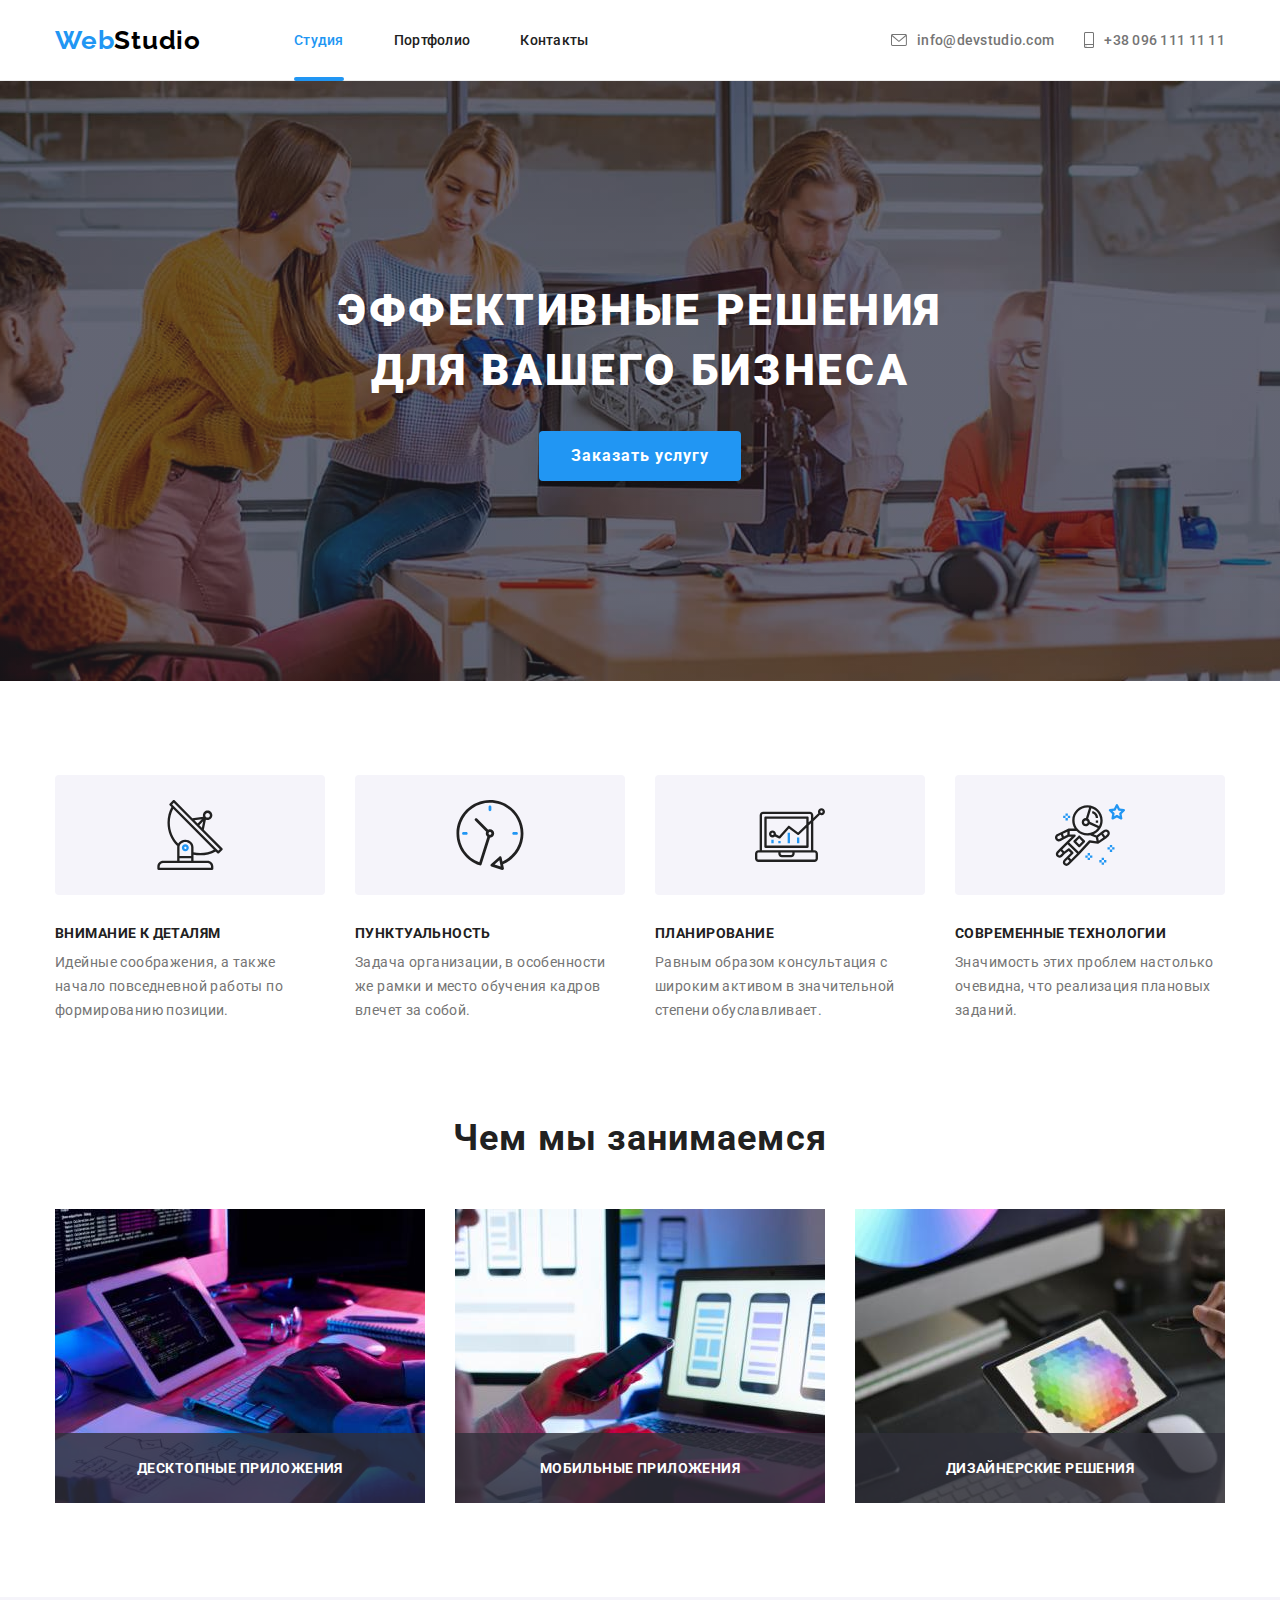
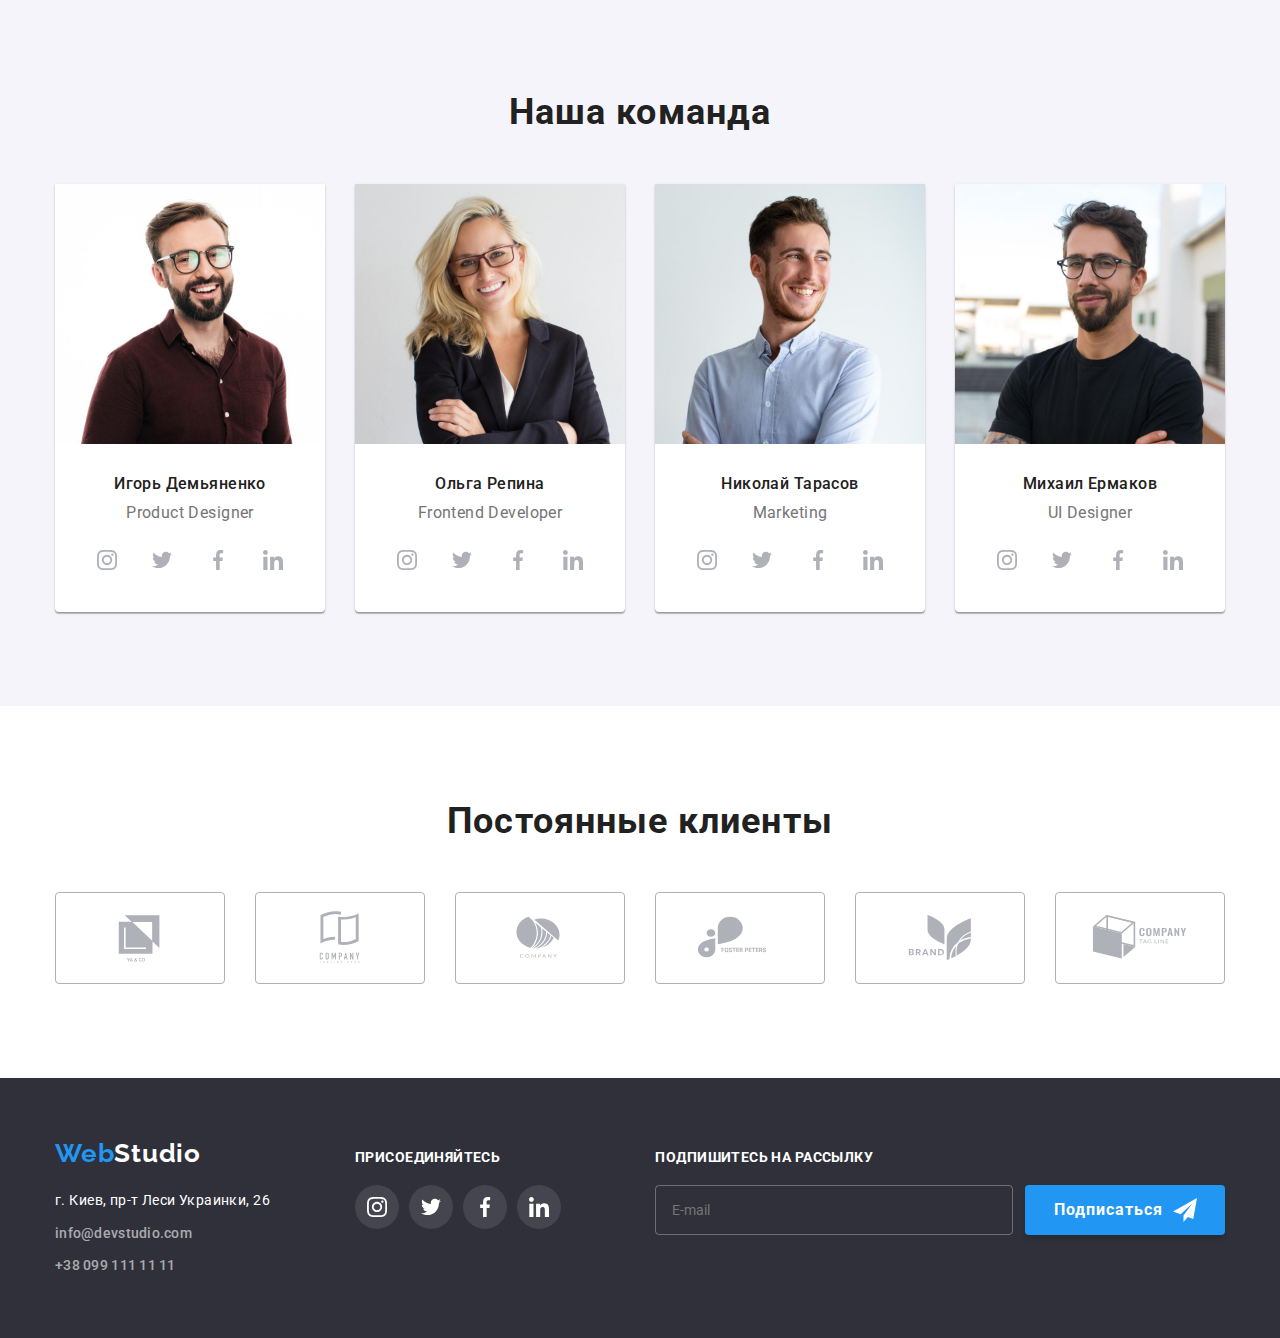
<file: index.html>
<!DOCTYPE html>
<html lang="ru">
    <head>
    <meta charset="UTF-8">
    <meta http-equiv="X-UA-Compatible" content="IE=edge">
    <meta name="viewport" content="width=device-width, initial-scale=1.0">
    <title>Document</title>
    <link rel="shortcut icon" href="favicon.ico" type="image/x-icon">
    <link rel="preconnect" href="https://fonts.gstatic.com">
    <link href="https://fonts.googleapis.com/css2?family=Raleway:wght@700&family=Roboto:wght@400;500;700;900&display=swap"
        rel="stylesheet">
    <link rel="stylesheet" href="./css/main.min.css">
    </head>
    <body> 
        <!-- HEADER -->
        <header class="page-header">
            <div class="container page-header__container">
                <a lang="en" href="./index.html" class="logo page-header__logo">Web<span class="logo__label">Studio</span></a>
                <nav class="site-nav">
                    <ul class="site-nav__list list">
                        <li class="site-nav__item"><a href="./index.html" class="link site-nav__link site-nav__link--current">Студия</a></li>
                        <li class="site-nav__item"><a href="./portfolio.html" class="link site-nav__link">Портфолио</a></li>
                        <li class="site-nav__item"><a href="#" class="link site-nav__link">Контакты</a></li>                                             
                    </ul>
                </nav>
                <ul class="contacts page-header__contacts list">
                    <li class="contacts__item"><a href="mailto:info@devstudio.com" class="contacts__link contacts__link--height link"><svg class="contacts__icon" width="16" height="12">
                        <use href="./images/icons.svg#icon-envelope"></use>
                    </svg>info@devstudio.com</a></li>
                    <li class="contacts__item"><a href="tel:+380961111111" class="contacts__link contacts__link--height link"><svg class="contacts__icon" width="10" height="16">
                        <use href="./images/icons.svg#icon-smartphone"></use>
                    </svg>+38 096 111 11 11</a></li>
                </ul>
            </div>
        </header>
        <!-- ‡ HEADER -->
        <main>
            <!-- HERO -->
            <section class="hero-section">
                <div class="container">
                    <h1 class="hero-section__title">Эффективные решения для вашего бизнеса</h1>
                    <button type="button" class="hero-section__button" data-modal-open>Заказать услугу</button>
                </div>
            </section>
            <!-- ‡ HERO -->
            <!-- FEATURES -->
            <section class="section">
                <div class="container">
                    <h2 class="section__title visually-hidden">Особенности</h2>
                    <ul class="features list">
                        <li class="features__item">
                            <div class="features__icon">
                                <svg width="70" height="70">
                                    <use href="./images/icons.svg#icon-antenna"></use>
                                </svg>
                            </div>
                            <h3 class="features__title">Внимание к деталям</h3>
                            <p>Идейные соображения, а также начало повседневной работы по формированию позиции.</p>
                        </li>
                        <li class="features__item">
                            <div class="features__icon">
                                <svg class="icon" width="70" height="70">
                                    <use href="./images/icons.svg#icon-clock"></use>
                                </svg>
                            </div>
                            <h3 class="features__title">Пунктуальность</h3>
                            <p>Задача организации, в особенности же рамки и место обучения кадров влечет за собой.</p>
                        </li>
                        <li class="features__item">
                            <div class="features__icon">
                                <svg class="icon" width="70" height="70">
                                    <use href="./images/icons.svg#icon-diagram"></use>
                                </svg>
                            </div>
                            <h3 class="features__title">Планирование</h3>
                            <p>Равным образом консультация с широким активом в значительной степени обуславливает.</p>
                        </li>
                        <li class="features__item">
                            <div class="features__icon">
                                <svg class="icon" width="70" height="70">
                                    <use href="./images/icons.svg#icon-astronaut"></use>
                                </svg>
                            </div>
                            <h3 class="features__title">Современные технологии</h3>
                            <p>Значимость этих проблем настолько очевидна, что реализация плановых заданий.</p>
                        </li>
                    </ul>
                </div>
            </section>
            <!-- ‡ FEATURES -->
            <!-- EXAMPLE OF WORK -->
            <section class="section examples-section">
                <div class="container">
                    <h2 class="section__title">Чем мы занимаемся</h2>
                    <ul class="examples-section__list list">
                        <li class="examples-section__item"><img src="./images/box-1.jpg" alt="coding" width="370" height="294">
                            <p class="examples-section__description">Десктопные приложения</p></li>
                        <li class="examples-section__item"><img src="./images/box-2.jpg" alt="mobile optimization" width="370" height="294">
                            <p class="examples-section__description">Мобильные приложения</p></li>
                        <li class="examples-section__item"><img src="./images/box-3.jpg" alt="design" width="370" height="294">
                            <p class="examples-section__description">Дизайнерские решения</p></li>
                    </ul>
                </div>
            </section>
            <!-- ‡ EXAMPLE OF WORK -->
            <!-- TEAM -->
            <section class="section team-section">
                <div class="container">
                    <h2 class="section__title">Наша команда</h2>
                    <ul class="team-section__list list">
                        <li class="team-section__item">
                            <img src="./images/img-team-member-1.jpg" alt="brown-haired man with glasses" width="270" height="260">
                            <div class="team-section__info">
                                <h3 class="team-section__title">Игорь Демьяненко</h3>
                                <p lang="en" class="team-section__profession">Product Designer</p>
                                <ul class="social-contacts list">
                                    <li class="social-contacts__item">
                                        <a class="social-contacts__link social-contacts__link--grey link" href="#">
                                            <svg class="social-contacts__icon" width="20" height="20">
                                                <use href="./images/icons.svg#icon-instagram"></use>
                                            </svg>
                                        </a>
                                    </li>
                                    <li class="social-contacts__item">
                                        <a class="social-contacts__link social-contacts__link--grey link" href="#">
                                            <svg class="social-contacts__icon social-contacts__icon--grey" width="20" height="20">
                                                <use href="./images/icons.svg#icon-twitter"></use>
                                            </svg>
                                        </a>
                                    </li>
                                    <li class="social-contacts__item">
                                        <a class="social-contacts__link social-contacts__link--grey link" href="#">
                                            <svg class="social-contacts__icon" width="20" height="20">
                                                <use href="./images/icons.svg#icon-facebook"></use>
                                            </svg>
                                        </a>
                                    </li>
                                    <li class="social-contacts__item">
                                        <a class="social-contacts__link social-contacts__link--grey link" href="#">
                                            <svg class="social-contacts__icon" width="20" height="20">
                                                <use href="./images/icons.svg#icon-linkedin"></use>
                                            </svg>
                                        </a>
                                    </li>
                                </ul>
                            </div>
                        </li>
                        <li class="team-section__item">
                            <img src="./images/img-team-member-2.jpg" alt="blonde woman with glasses" width="270" height="260">
                            <div class="team-section__info">
                                <h3 class="team-section__title">Ольга Репина</h3>
                                <p lang="en" class="team-section__profession">Frontend Developer</p>
                                <ul class="social-contacts list">
                                    <li class="social-contacts__item">
                                        <a class="social-contacts__link social-contacts__link--grey link" href="#">
                                            <svg class="social-contacts__icon" width="20" height="20">
                                                <use href="./images/icons.svg#icon-instagram"></use>
                                            </svg>
                                        </a>
                                    </li>
                                    <li class="social-contacts__item">
                                        <a class="social-contacts__link social-contacts__link--grey link" href="#">
                                            <svg class="social-contacts__icon social-contacts__icon--grey" width="20" height="20">
                                                <use href="./images/icons.svg#icon-twitter"></use>
                                            </svg>
                                        </a>
                                    </li>
                                    <li class="social-contacts__item">
                                        <a class="social-contacts__link social-contacts__link--grey link" href="#">
                                            <svg class="social-contacts__icon" width="20" height="20">
                                                <use href="./images/icons.svg#icon-facebook"></use>
                                            </svg>
                                        </a>
                                    </li>
                                    <li class="social-contacts__item">
                                        <a class="social-contacts__link social-contacts__link--grey link" href="#">
                                            <svg class="social-contacts__icon" width="20" height="20">
                                                <use href="./images/icons.svg#icon-linkedin"></use>
                                            </svg>
                                        </a>
                                    </li>
                                </ul>
                            </div>
                        </li>
                        <li class="team-section__item">
                            <img src="./images/img-team-member-3.jpg" alt="brunette man" width="270" height="260">
                            <div class="team-section__info">
                                <h3 class="team-section__title">Николай Тарасов</h3>
                                <p lang="en" class="team-section__profession">Marketing</p>
                                <ul class="social-contacts list">
                                    <li class="social-contacts__item">
                                        <a class="social-contacts__link social-contacts__link--grey link" href="#">
                                            <svg class="social-contacts__icon" width="20" height="20">
                                                <use href="./images/icons.svg#icon-instagram"></use>
                                            </svg>
                                        </a>
                                    </li>
                                    <li class="social-contacts__item">
                                        <a class="social-contacts__link social-contacts__link--grey link" href="#">
                                            <svg class="social-contacts__icon social-contacts__icon--grey" width="20" height="20">
                                                <use href="./images/icons.svg#icon-twitter"></use>
                                            </svg>
                                        </a>
                                    </li>
                                    <li class="social-contacts__item">
                                        <a class="social-contacts__link social-contacts__link--grey link" href="#">
                                            <svg class="social-contacts__icon" width="20" height="20">
                                                <use href="./images/icons.svg#icon-facebook"></use>
                                            </svg>
                                        </a>
                                    </li>
                                    <li class="social-contacts__item">
                                        <a class="social-contacts__link social-contacts__link--grey link" href="#">
                                            <svg class="social-contacts__icon" width="20" height="20">
                                                <use href="./images/icons.svg#icon-linkedin"></use>
                                            </svg>
                                        </a>
                                    </li>
                                </ul>
                            </div>
                        </li>
                        <li class="team-section__item">
                            <img src="./images/img-team-member-4.jpg" alt="brunette man with glasses" width="270" height="260">
                            <div class="team-section__info">
                                <h3 class="team-section__title">Михаил Ермаков</h3>
                                <p lang="en" class="team-section__profession">UI Designer</p>
                                <ul class="social-contacts list">
                                    <li class="social-contacts__item">
                                        <a class="social-contacts__link social-contacts__link--grey link" href="#">
                                            <svg class="social-contacts__icon" width="20" height="20">
                                                <use href="./images/icons.svg#icon-instagram"></use>
                                            </svg>
                                        </a>
                                    </li>
                                    <li class="social-contacts__item">
                                        <a class="social-contacts__link social-contacts__link--grey link" href="#">
                                            <svg class="social-contacts__icon social-contacts__icon--grey" width="20" height="20">
                                                <use href="./images/icons.svg#icon-twitter"></use>
                                            </svg>
                                        </a>
                                    </li>
                                    <li class="social-contacts__item">
                                        <a class="social-contacts__link social-contacts__link--grey link" href="#">
                                            <svg class="social-contacts__icon" width="20" height="20">
                                                <use href="./images/icons.svg#icon-facebook"></use>
                                            </svg>
                                        </a>
                                    </li>
                                    <li class="social-contacts__item">
                                        <a class="social-contacts__link social-contacts__link--grey link" href="#">
                                            <svg class="social-contacts__icon" width="20" height="20">
                                                <use href="./images/icons.svg#icon-linkedin"></use>
                                            </svg>
                                        </a>
                                    </li>
                                </ul>
                            </div>
                        </li>
                    </ul>
                </div>
            </section>
            <!-- ‡ TEAM -->
            <!-- REGULAR CLIENTS -->
            <section class="section">
                <div class="container">
                    <h2 class="section__title">Постоянные клиенты</h2>
                    <ul class="client-list list">
                        <li class="client-list__item">
                            <a class="client-list__link" href="#">
                                <svg width="106" height="60">
                                    <use href="./images/icons.svg#icon-client1"></use>
                                </svg>
                            </a>
                        </li>
                        <li class="client-list__item">
                            <a class="client-list__link" href="#">
                                <svg width="106" height="60">
                                    <use href="./images/icons.svg#icon-client2"></use>
                                </svg>
                            </a>
                        </li>
                        <li class="client-list__item">
                            <a class="client-list__link" href="#">
                                <svg width="106" height="60">
                                    <use href="./images/icons.svg#icon-client3"></use>
                                </svg>
                            </a>
                        </li>
                        <li class="client-list__item">
                            <a class="client-list__link" href="#">
                                <svg width="106" height="60">
                                    <use href="./images/icons.svg#icon-client4"></use>
                                </svg>
                            </a>
                        </li>
                        <li class="client-list__item">
                            <a class="client-list__link" href="#">
                                <svg width="106" height="60">
                                    <use href="./images/icons.svg#icon-client5"></use>
                                </svg>
                            </a>
                        </li>
                        <li class="client-list__item">
                            <a class="client-list__link" href="#">
                                <svg width="106" height="60">
                                    <use href="./images/icons.svg#icon-client6"></use>
                                </svg>
                            </a>
                        </li>
                    </ul>
                </div>
            </section>
            <!-- ‡ REGULAR CLIENTS -->
        </main>
        <!-- FOOTER -->
        <footer class="page-footer">
           <div class="container page-footer__container">
                <div class="page-footer__contacts">
                    <a lang="en" href="./index.html" class="page-footer__logo--position logo">Web<span class="logo__label--inverse">Studio</span></a>
                    <address class="page-footer__address">г. Киев, пр-т Леси Украинки, 26</address>
                    <ul class="contacts__list list">
                        <li class="contacts__item contacts__item--position"><a href="mailto:info@devstudio.com" class="contacts__link contacts__link--grey link">info@devstudio.com</a></li>
                        <li class="contacts__item contacts__item--position"><a href="tel:+380991111111" class="contacts__link contacts__link--grey link">+38 099 111 11 11</a></li>
                    </ul>
                </div>
                <div class="page-footer__social-contacts">
                    <b class="page-footer__welcome-text">присоединяйтесь</b>
                    <ul class="social-contacts list">
                        <li class="social-contacts__item social-contacts__item--position">
                            <a class="social-contacts__link link" href="#">
                                <svg class="social-contacts__icon" width="20" height="20">
                                    <use href="./images/icons.svg#icon-instagram"></use>
                                </svg>
                            </a>
                        </li>
                        <li class="social-contacts__item social-contacts__item--position">
                            <a class="social-contacts__link link" href="#">
                                <svg class="social-contacts__icon" width="20" height="20">
                                    <use href="./images/icons.svg#icon-twitter"></use>
                                </svg>
                            </a>
                        </li>
                        <li class="social-contacts__item social-contacts__item--position">
                            <a class="social-contacts__link link" href="#">
                                <svg class="social-contacts__icon" width="20" height="20">
                                    <use href="./images/icons.svg#icon-facebook"></use>
                                </svg>
                            </a>
                        </li>
                        <li class="social-contacts__item social-contacts__item--position">
                            <a class="social-contacts__link link" href="#">
                                <svg class="social-contacts__icon" width="20" height="20">
                                    <use href="./images/icons.svg#icon-linkedin"></use>
                                </svg>
                            </a>
                        </li>
                    </ul>
                </div>
                <div class="page-footer__form">
                    <b class="page-footer__welcome-text">Подпишитесь на рассылку</b>
                    <form name="subscribe" class="subscribe">
                        <input type="email" name="email" placeholder="E-mail" required class="subscribe__field">
                        <button class="subscribe__button" type="submit">Подписаться
                            <svg class="subscribe__icon" width="24" height="24">
                                <use href="./images/icons.svg#icon-send"></use>
                            </svg>
                        </button>
                    </form>
                </div>
           </div>
        </footer>
        <!-- ‡ FOOTER -->
        <!-- MODAL WINDOW -->
        <div class="backdrop is-hidden" data-modal>
            <div class="backdrop__modal">
                <button aria-label="close" class="backdrop__close" data-modal-close>
                    <svg class="backdrop__icon" width="11" height="11">
                        <use href="./images/icons.svg#icon-close"></use>
                    </svg></button>
                <form class="call-back" name="call-back" autocomplete="on">
                    <div role="group">
                        <b class="call-back__title">Оставьте свои данные, мы вам перезвоним</b>
                        <div class="call-back__field">
                            <label for="name" class="call-back__label">Имя</label>
                            <input class="call-back__input" type="text" name="name" id="name" required>
                            <svg class="call-back__icon" width="18" height="18">
                                <use href="./images/icons.svg#icon-person-black"></use>
                            </svg>
                        </div>
                        <div class="call-back__field">
                            <label for="phone" class="call-back__label">Телефон</label>
                            <input class="call-back__input" type="tel" name="phone" id="phone" required>
                            <svg class="call-back__icon" width="18" height="18">
                                <use href="./images/icons.svg#icon-phone-black"></use>
                            </svg>
                        </div>
                        <div class="call-back__field">
                            <label for="mail" class="call-back__label">Почта</label>
                            <input class="call-back__input" type="email" name="mail" id="mail" required>
                            <svg class="call-back__icon" width="18" height="18">
                                <use href="./images/icons.svg#icon-email-black"></use>
                            </svg>
                        </div>
                        <div class="call-back__field">
                            <label for="comment" class="call-back__label">Комментарий</label>
                            <textarea class="call-back__textarea" name="comment" placeholder="Введите текст" id="comment"></textarea>
                        </div>
                        <label class="call-back__checkbox-field">
                            <input type="checkbox" class="call-back__checkbox visually-hidden" name="conditions" value="conditions" required>
                            <svg class="call-back__checkbox-icon" width="18" height="18">
                                <use href="./images/icons.svg#icon-check"></use>
                            </svg>
                            Соглашаюсь с рассылкой и принимаю&#160;
                            <a class="call-back__link" href="#">Условия договора</a>
                        </label>
                        <button class="call-back__send-button" type="submit">Отправить</button>
                    </div>
                </form>
            </div>
        </div>
        <!-- † MODAL WINDOW -->
        <script src="./js/modal.js"></script>
    </body>
</html>
</file>
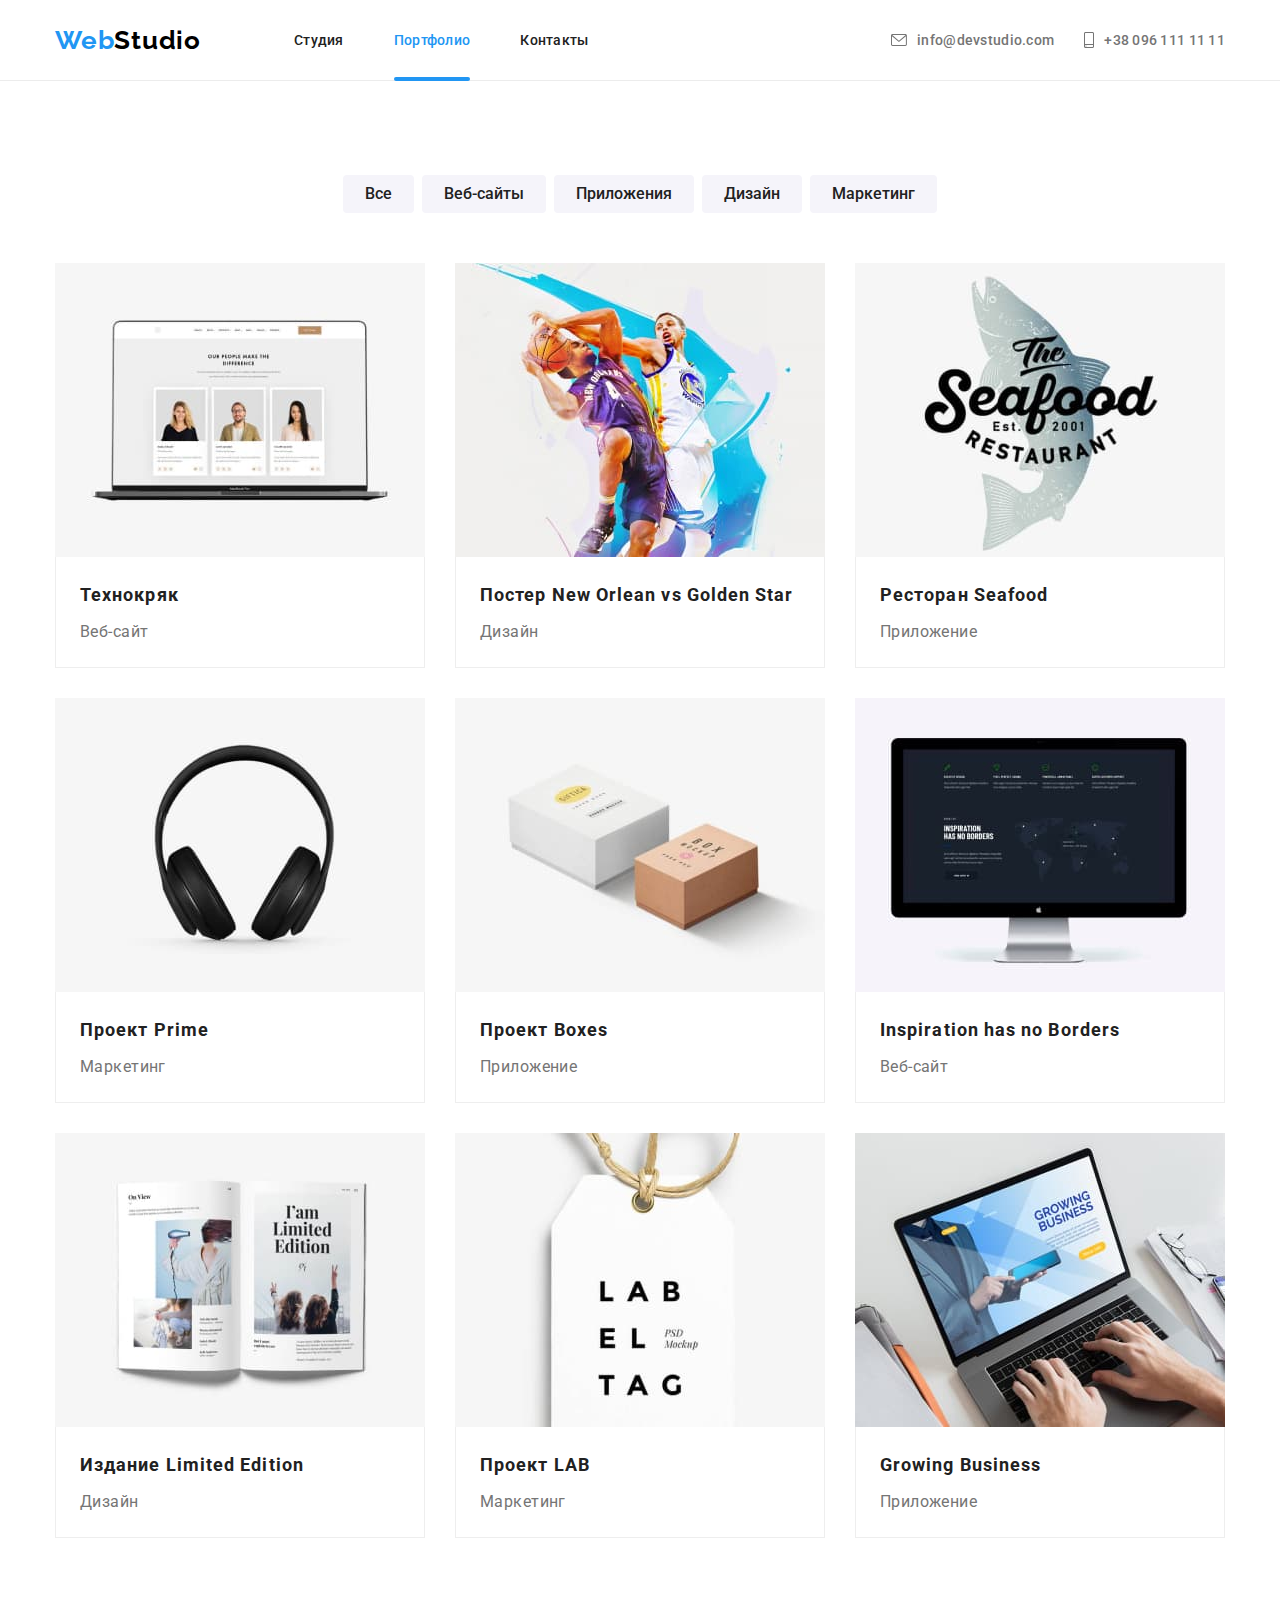
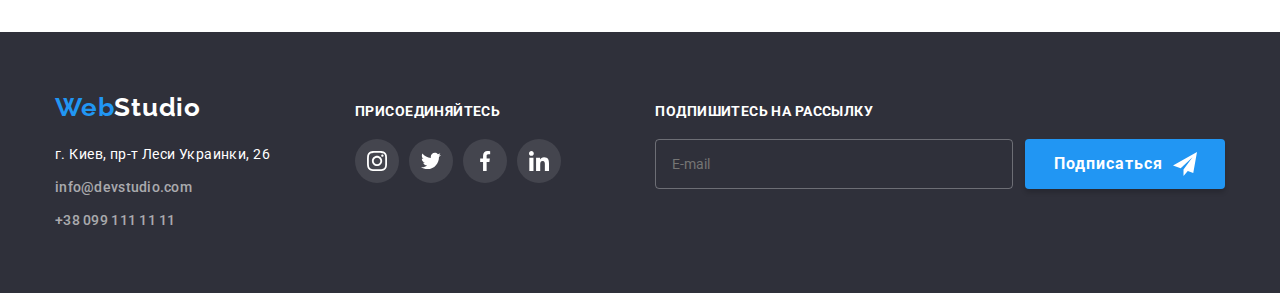
<file: portfolio.html>
<!DOCTYPE html>
<html lang="ru">

<head>
    <meta charset="UTF-8">
    <meta http-equiv="X-UA-Compatible" content="IE=edge">
    <meta name="viewport" content="width=device-width, initial-scale=1.0">
    <title>Document</title>
    <link rel="shortcut icon" href="favicon.ico" type="image/x-icon">
    <link rel="preconnect" href="https://fonts.gstatic.com">
    <link href="https://fonts.googleapis.com/css2?family=Raleway:wght@700&family=Roboto:wght@400;500;700;900&display=swap"
        rel="stylesheet">
    <link rel="stylesheet" href="./css/main.min.css">
    </head>
    <body class="page">
        <!-- HEADER -->
        <header class="page-header">
            <div class="container page-header__container">
                <a lang="en" href="./index.html" class="logo page-header__logo">Web<span class="logo__label">Studio</span></a>
                <nav class="site-nav">
                    <ul class="site-nav__list list">
                        <li class="site-nav__item"><a href="./index.html" class="link site-nav__link">Студия</a></li>
                        <li class="site-nav__item"><a href="./portfolio.html" class="link site-nav__link site-nav__link--current">Портфолио</a></li>
                        <li class="site-nav__item"><a href="#" class="link site-nav__link">Контакты</a></li>
                    </ul>
                </nav>
                <ul class="contacts page-header__contacts list">
                    <li class="contacts__item">
                        <a href="mailto:info@devstudio.com"
                            class="contacts__link contacts__link--height link">
                            <svg class="contacts__icon" width="16"
                                height="12">
                                <use href="./images/icons.svg#icon-envelope"></use>
                            </svg>info@devstudio.com
                        </a>
                    </li>
                    <li class="contacts__item">
                        <a href="tel:+380961111111"
                            class="contacts__link contacts__link--height link">
                            <svg class="contacts__icon" width="10"
                                height="16">
                                <use href="./images/icons.svg#icon-smartphone"></use>
                            </svg>+38 096 111 11 11
                        </a>
                    </li>
                </ul>
            </div>
        </header>
        <!-- ‡ HEADER -->
        <main>
            <!-- PORTFOLIO -->
            <section class="section">
                <div class="container">
                    <h1 class="section__title visually-hidden">Портфоліо</h1>
                    <ul class="filters list">
                        <li class="filters__item"><button type="button" class="filters__button">Все</button></li>
                        <li class="filters__item"><button type="button" class="filters__button">Веб-сайты</button></li>
                        <li class="filters__item"><button type="button" class="filters__button">Приложения</button></li>
                        <li class="filters__item"><button type="button" class="filters__button">Дизайн</button></li>
                        <li class="filters__item"><button type="button" class="filters__button">Маркетинг</button></li>
                    </ul>
                    <ul class="portfolio list">
                        <li class="portfolio__item">
                            <a href="#" class="portfolio__link link">
                                <div class="portfolio__card">
                                    <img src="./images/work-1.jpg" alt="laptop with three photos on the screen" width="370" height="294">
                                    <p class="portfolio__about-client">Lorem ipsum dolor sit amet consectetur adipisicing elit. Inventore fugiat nisi ipsam! Rerum amet expedita ab voluptas, deleniti rem sed dolore voluptatibus facilis doloremque similique ipsam architecto sint atque mollitia!
                                    Impedit dicta, ullam alias et optio maiores soluta dolorum! Ex consectetur rerum accusantium sapiente, sint, labore ratione doloribus rem quasi hic harum voluptates fuga odio eveniet? Qui saepe officia tempora.
                                    </p>
                                </div>
                                <div class="portfolio__description">
                                    <h2 class="portfolio__title">Технокряк</h2>
                                    <p class="portfolio__work-type">Веб-сайт</p>
                                </div>
                            </a>
                        </li>
                        <li class="portfolio__item">
                            <a href="#" class="portfolio__link link">
                                <div class="portfolio__card">
                                    <img src="./images/work-2.jpg" alt="two basketball players" width="370" height="294">
                                    <p class="portfolio__about-client">Lorem ipsum dolor sit amet consectetur adipisicing elit. Inventore fugiat nisi ipsam! Rerum amet expedita ab voluptas, deleniti rem sed dolore voluptatibus facilis doloremque similique ipsam architecto sint atque mollitia!
                                    Impedit dicta, ullam alias et optio maiores soluta dolorum! Ex consectetur rerum accusantium sapiente, sint, labore ratione doloribus rem quasi hic harum voluptates fuga odio eveniet? Qui saepe officia tempora.
                                    </p>
                                </div>
                                <div class="portfolio__description">
                                    <h2 class="portfolio__title">Постер <span lang="en">New Orlean vs Golden Star</span></h2>
                                    <p class="portfolio__work-type">Дизайн</p>
                                </div>
                            </a>
                        </li>
                        <li class="portfolio__item">
                            <a href="#" class="portfolio__link link">
                                <div class="portfolio__card">
                                    <img src="./images/work-3.jpg" alt="fish with the inscription seafood restaurant" width="370" height="294">
                                    <p class="portfolio__about-client">Lorem ipsum dolor sit amet consectetur adipisicing elit. Inventore fugiat nisi ipsam! Rerum amet expedita ab voluptas, deleniti rem sed dolore voluptatibus facilis doloremque similique ipsam architecto sint atque mollitia!
                                    Impedit dicta, ullam alias et optio maiores soluta dolorum! Ex consectetur rerum accusantium sapiente, sint, labore ratione doloribus rem quasi hic harum voluptates fuga odio eveniet? Qui saepe officia tempora.
                                    </p>
                                </div>
                                <div class="portfolio__description">
                                    <h2 class="portfolio__title">Ресторан <span lang="en">Seafood</span></h2>
                                    <p class="portfolio__work-type">Приложение</p>
                                </div>
                            </a>
                        </li>
                        <li class="portfolio__item">
                            <a href="#" class="portfolio__link link">
                                <div class="portfolio__card">
                                    <img src="./images/work-4.jpg" alt="black big headphones" width="370" height="294">
                                    <p class="portfolio__about-client">Lorem ipsum dolor sit amet consectetur adipisicing elit. Inventore fugiat nisi ipsam! Rerum amet expedita ab voluptas, deleniti rem sed dolore voluptatibus facilis doloremque similique ipsam architecto sint atque mollitia!
                                    Impedit dicta, ullam alias et optio maiores soluta dolorum! Ex consectetur rerum accusantium sapiente, sint, labore ratione doloribus rem quasi hic harum voluptates fuga odio eveniet? Qui saepe officia tempora.
                                    </p>
                                </div>
                                <div class="portfolio__description">
                                    <h2 class="portfolio__title">Проект <span lang="en">Prime</span></h2>
                                    <p class="portfolio__work-type">Маркетинг</p>
                                </div>
                            </a>
                        </li>
                        <li class="portfolio__item">
                            <a href="#" class="portfolio__link link">
                                <div class="portfolio__card">
                                    <img src="./images/work-5.jpg" alt="two boxes, one white and one orange" width="370" height="294">
                                    <p class="portfolio__about-client">Lorem ipsum dolor sit amet consectetur adipisicing elit. Inventore fugiat nisi ipsam! Rerum amet expedita ab voluptas, deleniti rem sed dolore voluptatibus facilis doloremque similique ipsam architecto sint atque mollitia!
                                    Impedit dicta, ullam alias et optio maiores soluta dolorum! Ex consectetur rerum accusantium sapiente, sint, labore ratione doloribus rem quasi hic harum voluptates fuga odio eveniet? Qui saepe officia tempora.
                                    </p>
                                </div>
                                <div class="portfolio__description">
                                    <h2 class="portfolio__title">Проект <span lang="en">Boxes</span></h2>
                                    <p class="portfolio__work-type">Приложение</p>
                                </div>
                            </a>
                        </li>
                        <li class="portfolio__item">
                            <a href="#" class="portfolio__link link">
                                <div class="portfolio__card">
                                    <img src="./images/work-6.jpg" alt="monoblock apple with a dark image on the screen" width="370" height="294">
                                    <p class="portfolio__about-client">Lorem ipsum dolor sit amet consectetur adipisicing elit. Inventore fugiat nisi ipsam! Rerum amet expedita ab voluptas, deleniti rem sed dolore voluptatibus facilis doloremque similique ipsam architecto sint atque mollitia!
                                    Impedit dicta, ullam alias et optio maiores soluta dolorum! Ex consectetur rerum accusantium sapiente, sint, labore ratione doloribus rem quasi hic harum voluptates fuga odio eveniet? Qui saepe officia tempora.
                                    </p>
                                </div>
                                <div class="portfolio__description">
                                    <h2 lang="en" class="portfolio__title">Inspiration has no Borders</h2>
                                    <p class="portfolio__work-type">Веб-сайт</p>
                                </div>
                            </a>
                        </li>
                        <li class="portfolio__item">
                            <a href="#" class="portfolio__link link">
                                <div class="portfolio__card">
                                    <img src="./images/work-7.jpg" alt="open booklet with the inscription I'm Limited Edition" width="370" height="294">
                                    <p class="portfolio__about-client">Lorem ipsum dolor sit amet consectetur adipisicing elit. Inventore fugiat nisi ipsam! Rerum amet expedita ab voluptas, deleniti rem sed dolore voluptatibus facilis doloremque similique ipsam architecto sint atque mollitia!
                                    Impedit dicta, ullam alias et optio maiores soluta dolorum! Ex consectetur rerum accusantium sapiente, sint, labore ratione doloribus rem quasi hic harum voluptates fuga odio eveniet? Qui saepe officia tempora.
                                    </p>
                                </div>
                                <div class="portfolio__description">
                                    <h2 class="portfolio__title">Издание <span lang="en">Limited Edition</span></h2>
                                    <p class="portfolio__work-type">Дизайн</p>
                                </div>
                            </a>
                        </li>
                        <li class="portfolio__item">
                            <a href="#" class="portfolio__link link">
                                <div class="portfolio__card">
                                    <img src="./images/work-8.jpg" alt="white tag with the inscription Lab El Tag" width="370" height="294">
                                    <p class="portfolio__about-client">Lorem ipsum dolor sit amet consectetur adipisicing elit. Inventore fugiat nisi ipsam! Rerum amet expedita ab voluptas, deleniti rem sed dolore voluptatibus facilis doloremque similique ipsam architecto sint atque mollitia!
                                    Impedit dicta, ullam alias et optio maiores soluta dolorum! Ex consectetur rerum accusantium sapiente, sint, labore ratione doloribus rem quasi hic harum voluptates fuga odio eveniet? Qui saepe officia tempora.
                                    </p>
                                </div>
                                <div class="portfolio__description">
                                    <h2 class="portfolio__title">Проект <span lang="en">LAB</span></h2>
                                    <p class="portfolio__work-type">Маркетинг</p>
                                </div>
                            </a>
                        </li>
                        <li class="portfolio__item">
                            <a href="#" class="portfolio__link link">
                                <div class="portfolio__card">
                                    <img src="./images/work-9.jpg" alt="hands on a gray color laptop" width="370" height="294">
                                    <p class="portfolio__about-client">Lorem ipsum dolor sit amet consectetur adipisicing elit. Inventore fugiat nisi ipsam! Rerum amet expedita ab voluptas, deleniti rem sed dolore voluptatibus facilis doloremque similique ipsam architecto sint atque mollitia!
                                    Impedit dicta, ullam alias et optio maiores soluta dolorum! Ex consectetur rerum accusantium sapiente, sint, labore ratione doloribus rem quasi hic harum voluptates fuga odio eveniet? Qui saepe officia tempora.
                                    </p>
                                </div>
                                <div class="portfolio__description">
                                    <h2 lang="en" class="portfolio__title">Growing Business</h2>
                                    <p class="portfolio__work-type">Приложение</p>
                                </div>
                            </a>
                        </li>
                    </ul>
                </div>
            </section>
        </main>
        <!-- ‡ PORTFOLIO -->
        <!-- FOOTER -->
        <footer class="page-footer">
            <div class="container page-footer__container">
                <div class="page-footer__contacts">
                    <a lang="en" href="./index.html" class="page-footer__logo--position logo">Web<span
                            class="logo__label--inverse">Studio</span></a>
                    <address class="page-footer__address">г. Киев, пр-т Леси Украинки, 26</address>
                    <ul class="contacts__list list">
                        <li class="contacts__item contacts__item--position"><a href="mailto:info@devstudio.com"
                                class="contacts__link contacts__link--grey link">info@devstudio.com</a></li>
                        <li class="contacts__item contacts__item--position"><a href="tel:+380991111111"
                                class="contacts__link contacts__link--grey link">+38 099 111 11 11</a></li>
                    </ul>
                </div>
                <div class="page-footer__social-contacts">
                    <b class="page-footer__welcome-text">присоединяйтесь</b>
                    <ul class="social-contacts list">
                        <li class="social-contacts__item social-contacts__item--position">
                            <a class="social-contacts__link link" href="#">
                                <svg class="social-contacts__icon" width="20" height="20">
                                    <use href="./images/icons.svg#icon-instagram"></use>
                                </svg>
                            </a>
                        </li>
                        <li class="social-contacts__item social-contacts__item--position">
                            <a class="social-contacts__link link" href="#">
                                <svg class="social-contacts__icon" width="20" height="20">
                                    <use href="./images/icons.svg#icon-twitter"></use>
                                </svg>
                            </a>
                        </li>
                        <li class="social-contacts__item social-contacts__item--position">
                            <a class="social-contacts__link link" href="#">
                                <svg class="social-contacts__icon" width="20" height="20">
                                    <use href="./images/icons.svg#icon-facebook"></use>
                                </svg>
                            </a>
                        </li>
                        <li class="social-contacts__item social-contacts__item--position">
                            <a class="social-contacts__link link" href="#">
                                <svg class="social-contacts__icon" width="20" height="20">
                                    <use href="./images/icons.svg#icon-linkedin"></use>
                                </svg>
                            </a>
                        </li>
                    </ul>
                </div>
                <div class="page-footer__form">
                    <b class="page-footer__welcome-text">Подпишитесь на рассылку</b>
                    <form name="subscribe" class="subscribe">
                        <input type="email" name="email" placeholder="E-mail" required class="subscribe__field">
                        <button class="subscribe__button" type="submit">Подписаться
                            <svg class="subscribe__icon" width="24" height="24">
                                <use href="./images/icons.svg#icon-send"></use>
                            </svg>
                        </button>
                    </form>
                </div>
            </div>
        </footer>
        <!-- ‡ FOOTER -->
    </body>
</html>
</file>
<file: css/main.min.css>
/*! modern-normalize v1.1.0 | MIT License | https://github.com/sindresorhus/modern-normalize */*,::before,::after{-webkit-box-sizing:border-box;box-sizing:border-box}html{line-height:1.15;-webkit-text-size-adjust:100%;-moz-tab-size:4;-o-tab-size:4;tab-size:4}body{margin:0;font-family:system-ui,-apple-system,"Segoe UI",Roboto,Helvetica,Arial,sans-serif,"Apple Color Emoji","Segoe UI Emoji"}hr{height:0;color:inherit}abbr[title]{-webkit-text-decoration:underline dotted;text-decoration:underline dotted}b,strong{font-weight:bolder}code,kbd,samp,pre{font-family:ui-monospace, SFMono-Regular, Consolas, 'Liberation Mono', Menlo, monospace;font-size:1em}small{font-size:80%}sub,sup{font-size:75%;line-height:0;position:relative;vertical-align:baseline}sub{bottom:-0.25em}sup{top:-0.5em}table{text-indent:0;border-color:inherit}button,input,optgroup,select,textarea{font-family:inherit;font-size:100%;line-height:1.15;margin:0}button,select{text-transform:none}button,[type='button'],[type='reset'],[type='submit']{-webkit-appearance:button}::-moz-focus-inner{border-style:none;padding:0}:-moz-focusring{outline:1px dotted ButtonText}:-moz-ui-invalid{box-shadow:none}legend{padding:0}progress{vertical-align:baseline}::-webkit-inner-spin-button,::-webkit-outer-spin-button{height:auto}[type='search']{-webkit-appearance:textfield;outline-offset:-2px}::-webkit-search-decoration{-webkit-appearance:none}::-webkit-file-upload-button{-webkit-appearance:button;font:inherit}summary{display:list-item}body{background-color:var(--primary-background-color);color:var(--primary-text-color);font-family:Roboto, sans-serif;font-size:14px;line-height:1.71;letter-spacing:0.03em}h1,h2,h3,h4,h5,h6,p,button,ul,ol,li{margin-top:0;margin-bottom:0}ul{padding-left:0}a,b{display:block}img{display:block;max-width:100%;height:auto}svg{display:block}.list{list-style:none}.link{color:inherit;text-decoration:none}.section{padding:94px 0}.section__title{margin-bottom:50px;color:var(--title-text-color);font-size:36px;line-height:1.17;letter-spacing:0.03em;text-align:center}.container{width:1200px;padding:0 15px;margin:0 auto}.visually-hidden{position:absolute;width:1px;height:1px;margin:-1px;border:0;padding:0;white-space:nowrap;-webkit-clip-path:inset(100%);clip-path:inset(100%);clip:rect(0 0 0 0);overflow:hidden}.is-hidden{visibility:hidden;opacity:0;pointer-events:none}:root{--accent-color: #2196f3;--card-set-gap: 30px;--timing-func: cubic-bezier(0.4, 0, 0.2, 1);--border-bottom-color: #ececec;--icons-border-color: #afb1b8;--portfolio-description-border: #eeeeee;--shadow-team-card: 0px 1px 3px rgba(0, 0, 0, 0.12),
    0px 1px 1px rgba(0, 0, 0, 0.14), 0px 2px 1px rgba(0, 0, 0, 0.2);--shadow-button-accent: 0px 3px 1px rgba(0, 0, 0, 0.1),
    0px 1px 2px rgba(0, 0, 0, 0.08), 0px 2px 2px rgba(0, 0, 0, 0.12);--shadow-button: rgba(0, 0, 0, 0.15);--shadow-portfolio-item: 0px 1px 1px rgba(0, 0, 0, 0.12),
    0px 4px 4px rgba(0, 0, 0, 0.06), 1px 4px 6px rgba(0, 0, 0, 0.16);--primary-background-color: #ffffff;--secondary-background-color: #2f303a;--third-background-color: #f5f4fa;--button-accent-background-color: #188ce8;--examples-description-background-color: rgba(47, 48, 58, 0.8);--icons-bacground-footer: rgba(255, 255, 255, 0.1);--hero-gradient-color: rgba(47, 48, 58, 0.4);--primary-text-color: #757575;--title-text-color: #212121;--secondary-text-color: #ffffff;--contacts-footer-text-color: rgba(255, 255, 255, 0.6);--logo-part-header-color: #000000;--placeholder-text-color: rgba(117, 117, 117, 0.5)}.logo{color:var(--accent-color);font-family:Raleway, sans-serif;font-weight:700;font-size:26px;line-height:1.19;letter-spacing:0.03em;text-decoration:none}.logo__label{color:var(--logo-part-header-color)}.logo__label--inverse{color:var(--secondary-text-color)}.page-header{border-bottom:1px solid var(--border-bottom-color)}.page-header__container{display:-webkit-box;display:-ms-flexbox;display:flex;-webkit-box-align:center;-ms-flex-align:center;align-items:center;-ms-flex-wrap:wrap;flex-wrap:wrap;line-height:1.17}.page-header__logo{margin-right:93px}.page-header__contacts{display:-webkit-box;display:-ms-flexbox;display:flex;-webkit-box-align:center;-ms-flex-align:center;align-items:center;-ms-flex-wrap:wrap;flex-wrap:wrap;margin-left:auto}.site-nav__list{display:-webkit-box;display:-ms-flexbox;display:flex;-webkit-box-align:center;-ms-flex-align:center;align-items:center;-ms-flex-wrap:wrap;flex-wrap:wrap}.site-nav__item:not(:last-child){margin-right:50px}.site-nav__link{padding-top:32px;padding-bottom:32px;color:var(--title-text-color);font-weight:500;letter-spacing:0.02em;-webkit-transition:color 250ms var(--timing-func);transition:color 250ms var(--timing-func)}.site-nav__link:hover,.site-nav__link:focus{color:var(--accent-color)}.site-nav__link--current{position:relative;color:var(--accent-color)}.site-nav__link--current:after{content:'';position:absolute;width:100%;height:4px;left:0;bottom:-1px;background:var(--accent-color);border-radius:2px}.hero-section{max-width:1600px;padding-top:200px;padding-bottom:200px;margin-left:auto;margin-right:auto;background-position:center;background-size:cover;background-repeat:no-repeat;background-color:var(--secondary-background-color);background-image:-webkit-gradient(linear, left top, right top, from(var(--hero-gradient-color)), to(var(--hero-gradient-color))),url("../images/background.jpg");background-image:linear-gradient(to right, var(--hero-gradient-color), var(--hero-gradient-color)),url("../images/background.jpg");text-align:center}.hero-section__title{width:696px;margin-right:auto;margin-bottom:var(--card-set-gap);margin-left:auto;color:var(--secondary-text-color);font-weight:900;font-size:44px;line-height:1.36;letter-spacing:0.06em;text-transform:uppercase}.hero-section__button{padding:10px 32px;background-color:var(--accent-color);color:var(--secondary-text-color);border-radius:4px;border:none;font-weight:700;font-size:16px;line-height:1.88;letter-spacing:0.06em;-webkit-box-shadow:0px 4px 4px var(--shadow-button);box-shadow:0px 4px 4px var(--shadow-button);cursor:pointer;-webkit-transition:background-color 250ms var(--timing-func);transition:background-color 250ms var(--timing-func)}.hero-section__button:hover,.hero-section__button:focus{background-color:var(--button-accent-background-color)}.features{display:-webkit-box;display:-ms-flexbox;display:flex;-ms-flex-wrap:wrap;flex-wrap:wrap;margin-top:calc(-1 * var(--card-set-gap));margin-left:calc(-1 * var(--card-set-gap))}.features__item{-ms-flex-preferred-size:calc(100% / 4 - var(--card-set-gap));flex-basis:calc(100% / 4 - var(--card-set-gap));margin-top:var(--card-set-gap);margin-left:var(--card-set-gap)}.features__icon{width:270px;padding:25px 100px;margin-bottom:var(--card-set-gap);background:var(--third-background-color);border-radius:4px}.features__title{margin-bottom:10px;color:var(--title-text-color);font-size:14px;line-height:1.17;text-transform:uppercase}.examples-section{padding-top:0;padding-bottom:0}.examples-section__list{display:-webkit-box;display:-ms-flexbox;display:flex;-ms-flex-wrap:wrap;flex-wrap:wrap;margin-top:calc(-1 * var(--card-set-gap));margin-left:calc(-1 * var(--card-set-gap))}.examples-section__item{position:relative;-ms-flex-preferred-size:calc(100% / 3 - var(--card-set-gap));flex-basis:calc(100% / 3 - var(--card-set-gap));margin-top:var(--card-set-gap);margin-bottom:94px;margin-left:var(--card-set-gap)}.examples-section__description{position:absolute;bottom:0;width:100%;padding:27px 82px;margin:0;background-color:var(--examples-description-background-color);color:var(--secondary-text-color);font-weight:700;font-size:14px;line-height:1.15;letter-spacing:0.03em;text-align:center;text-transform:uppercase}.team-section{background-color:var(--third-background-color)}.team-section__list{display:-webkit-box;display:-ms-flexbox;display:flex;-ms-flex-wrap:wrap;flex-wrap:wrap;margin-top:calc(-1 * var(--card-set-gap));margin-left:calc(-1 * var(--card-set-gap))}.team-section__item{-ms-flex-preferred-size:calc(100% / 4 - var(--card-set-gap));flex-basis:calc(100% / 4 - var(--card-set-gap));overflow:hidden;margin-top:var(--card-set-gap);margin-left:var(--card-set-gap);background-color:var(--primary-background-color);-webkit-box-shadow:var(--shadow-team-card);box-shadow:var(--shadow-team-card);border-radius:0px 0px 4px 4px}.team-section__info{padding:var(--card-set-gap);text-align:center}.team-section__title{margin-top:0;margin-bottom:10px;color:var(--title-text-color);font-weight:500;font-size:16px;line-height:1.19;text-align:center}.team-section__profession{margin-bottom:16px;font-size:16px;line-height:1.19;text-align:center}.social-contacts{display:-webkit-box;display:-ms-flexbox;display:flex;-webkit-box-pack:justify;-ms-flex-pack:justify;justify-content:space-between;-ms-flex-wrap:wrap;flex-wrap:wrap}.social-contacts__item--position:not(:last-child){margin-right:10px}.social-contacts__link{display:-webkit-box;display:-ms-flexbox;display:flex;-webkit-box-pack:center;-ms-flex-pack:center;justify-content:center;-webkit-box-align:center;-ms-flex-align:center;align-items:center;-ms-flex-wrap:wrap;flex-wrap:wrap;width:44px;height:44px;border-radius:50% 50%;background-color:var(--icons-bacground-footer);fill:var(--primary-background-color);-webkit-transition:background-color 250ms var(--timing-func),fill 250ms var(--timing-func);transition:background-color 250ms var(--timing-func),fill 250ms var(--timing-func)}.social-contacts__link--grey{fill:var(--icons-border-color)}.social-contacts__link:hover,.social-contacts__link:focus{fill:var(--primary-background-color);background-color:var(--accent-color)}.client-list{display:-webkit-box;display:-ms-flexbox;display:flex;-webkit-box-pack:center;-ms-flex-pack:center;justify-content:center;-ms-flex-wrap:wrap;flex-wrap:wrap;margin-left:calc(-1 * var(--card-set-gap));margin-top:calc(-1 * var(--card-set-gap))}.client-list__item{display:-webkit-box;display:-ms-flexbox;display:flex;-webkit-box-pack:center;-ms-flex-pack:center;justify-content:center;-ms-flex-preferred-size:calc(100% / 6 - var(--card-set-gap));flex-basis:calc(100% / 6 - var(--card-set-gap));height:92px;margin-left:var(--card-set-gap);margin-top:var(--card-set-gap)}.client-list__link{display:-webkit-box;display:-ms-flexbox;display:flex;-webkit-box-pack:center;-ms-flex-pack:center;justify-content:center;-webkit-box-align:center;-ms-flex-align:center;align-items:center;width:100%;height:100%;fill:var(--icons-border-color);border:1px solid var(--icons-border-color);border-radius:4px;-webkit-transition:border-color 250ms var(--timing-func),fill 250ms var(--timing-func);transition:border-color 250ms var(--timing-func),fill 250ms var(--timing-func)}.client-list__link:hover,.client-list__link:focus{fill:var(--accent-color);border-color:var(--accent-color)}.filters{display:-webkit-box;display:-ms-flexbox;display:flex;-webkit-box-pack:center;-ms-flex-pack:center;justify-content:center;-ms-flex-wrap:wrap;flex-wrap:wrap;margin-bottom:50px}.filters__button{padding:6px 22px;background-color:var(--third-background-color);color:var(--title-text-color);border-radius:4px;border:none;font-weight:500;font-size:16px;line-height:1.62;cursor:pointer;-webkit-transition:color 250ms var(--timing-func),background-color 250ms var(--timing-func),-webkit-box-shadow 250ms var(--timing-func);transition:color 250ms var(--timing-func),background-color 250ms var(--timing-func),-webkit-box-shadow 250ms var(--timing-func);transition:color 250ms var(--timing-func),background-color 250ms var(--timing-func),box-shadow 250ms var(--timing-func);transition:color 250ms var(--timing-func),background-color 250ms var(--timing-func),box-shadow 250ms var(--timing-func),-webkit-box-shadow 250ms var(--timing-func)}.filters__button:hover,.filters__button:focus{color:var(--secondary-text-color);background-color:var(--accent-color);-webkit-box-shadow:var(--shadow-button-accent);box-shadow:var(--shadow-button-accent)}.filters__item:not(:last-child){margin-right:8px}.portfolio{display:-webkit-box;display:-ms-flexbox;display:flex;-ms-flex-wrap:wrap;flex-wrap:wrap;margin-top:calc(-1 * var(--card-set-gap));margin-left:calc(-1 * var(--card-set-gap))}.portfolio__item{-ms-flex-preferred-size:calc((100% - (3 * var(--card-set-gap))) / 3);flex-basis:calc((100% - (3 * var(--card-set-gap))) / 3);overflow:hidden;margin-top:var(--card-set-gap);margin-left:var(--card-set-gap);-webkit-transition:-webkit-box-shadow 250ms var(--timing-func);transition:-webkit-box-shadow 250ms var(--timing-func);transition:box-shadow 250ms var(--timing-func);transition:box-shadow 250ms var(--timing-func), -webkit-box-shadow 250ms var(--timing-func)}.portfolio__item:hover,.portfolio__item:focus{-webkit-box-shadow:var(--shadow-portfolio-item);box-shadow:var(--shadow-portfolio-item)}.portfolio__about-client{position:absolute;top:0;left:0;width:100%;height:100%;overflow:auto;-webkit-transform:translatey(100%);transform:translatey(100%);padding:63px 24px;background-color:rgba(33,150,243,0.9);color:var(--secondary-text-color);font-size:18px;line-height:1.56;letter-spacing:0.03em;-webkit-transition:-webkit-transform 250ms var(--timing-func);transition:-webkit-transform 250ms var(--timing-func);transition:transform 250ms var(--timing-func);transition:transform 250ms var(--timing-func), -webkit-transform 250ms var(--timing-func)}.portfolio__link:hover .portfolio__about-client,.portfolio__link:focus .portfolio__about-client{-webkit-transform:translatey(0);transform:translatey(0)}.portfolio__card{position:relative;overflow:hidden}.portfolio__description{padding:20px 24px;border:1px solid var(--portfolio-description-border);border-top:none}.portfolio__title{margin-top:0;margin-bottom:4px;color:var(--title-text-color);font-size:18px;line-height:2;letter-spacing:0.06em}.portfolio__work-type{font-size:16px;line-height:1.87}.subscribe{display:-webkit-box;display:-ms-flexbox;display:flex;-webkit-box-orient:horizontal;-webkit-box-direction:normal;-ms-flex-direction:row;flex-direction:row}.subscribe__field{width:358px;margin:0 12px 0 0;padding:15px 16px;background:none;border:1px solid rgba(255,255,255,0.3);border-radius:4px;color:var(--contacts-footer-text-color)}.subscribe__button{display:-webkit-inline-box;display:-ms-inline-flexbox;display:inline-flex;-webkit-box-align:center;-ms-flex-align:center;align-items:center;padding:10px 28px 10px 29px;-webkit-box-shadow:0px 4px 4px var(--shadow-button);box-shadow:0px 4px 4px var(--shadow-button);background-color:var(--accent-color);color:var(--secondary-text-color);border-radius:4px;border:none;font-weight:700;font-size:16px;line-height:1.875;letter-spacing:0.06em;cursor:pointer;-webkit-transition:background-color 250ms var(--timing-func);transition:background-color 250ms var(--timing-func)}.subscribe__button:hover,.subscribe__button:focus{background-color:var(--button-accent-background-color)}.subscribe__icon{fill:currentColor;margin-left:10px}.page-footer{padding-top:60px;padding-bottom:60px;background-color:var(--secondary-background-color)}.page-footer__container{display:-webkit-box;display:-ms-flexbox;display:flex;-webkit-box-align:baseline;-ms-flex-align:baseline;align-items:baseline;-ms-flex-wrap:wrap;flex-wrap:wrap}.page-footer__contacts{margin-right:85px}.page-footer__logo--position{margin-bottom:20px}.page-footer__address{margin-bottom:9px;color:var(--secondary-text-color);font-style:normal}.page-footer__social-contacts{margin-right:auto}.page-footer__welcome-text{margin-bottom:20px;color:var(--secondary-text-color);font-weight:700;font-size:14px;line-height:16px;letter-spacing:0.03em;text-transform:uppercase}.contacts__link{display:-webkit-box;display:-ms-flexbox;display:flex;-webkit-box-align:center;-ms-flex-align:center;align-items:center;-ms-flex-wrap:wrap;flex-wrap:wrap;font-weight:500;letter-spacing:0.02em;-webkit-transition:color 250ms var(--timing-func);transition:color 250ms var(--timing-func)}.contacts__link--grey{color:var(--contacts-footer-text-color)}.contacts__link--height{padding-top:32px;padding-bottom:32px}.contacts__link:hover,.contacts__link:focus{color:var(--accent-color)}.contacts__icon{margin-right:10px;fill:currentColor;-webkit-transition:fill 250ms var(--timing-func);transition:fill 250ms var(--timing-func)}.contacts__icon:hover,.contacts__icon:focus{fill:var(--accent-color)}.contacts__item:not(:last-child){margin-right:30px}.contacts__item--position:first-child{margin-right:0;margin-bottom:9px}.contacts__item--position:last-child{margin-left:0}.backdrop{position:fixed;top:0;left:0;width:100%;height:100%;z-index:100;background-color:rgba(0,0,0,0.2);-webkit-transition:opacity 250ms var(--timing-func),visibility 250ms var(--timing-func);transition:opacity 250ms var(--timing-func),visibility 250ms var(--timing-func)}.backdrop__modal{position:relative;width:528px;left:50%;top:50%;-webkit-transform:translate(-50%, -50%);transform:translate(-50%, -50%);background:var(--primary-background-color);-webkit-box-shadow:0px 1px 3px rgba(0,0,0,0.12),0px 1px 1px rgba(0,0,0,0.14),0px 2px 1px rgba(0,0,0,0.2);box-shadow:0px 1px 3px rgba(0,0,0,0.12),0px 1px 1px rgba(0,0,0,0.14),0px 2px 1px rgba(0,0,0,0.2);border-radius:4px}.backdrop__close{position:absolute;top:8px;right:8px;width:var(--card-set-gap);height:var(--card-set-gap);background:var(--primary-background-color);border:1px solid rgba(0,0,0,0.1);border-radius:50%;cursor:pointer;-webkit-transition:fill 250ms var(--timing-func);transition:fill 250ms var(--timing-func)}.backdrop__close:hover,.backdrop__close:focus{fill:var(--accent-color)}.backdrop__icon{position:absolute;top:50%;left:50%;-webkit-transform:translate(-50%, -50%);transform:translate(-50%, -50%)}.call-back{margin-left:auto;margin-right:auto;padding:40px;text-align:center}.call-back__title{margin-top:0;margin-bottom:12px;color:var(--title-text-color);font-weight:700;font-size:20px;line-height:23px;letter-spacing:0.03em}.call-back__label{margin-bottom:4px;text-align:left;font-weight:normal;font-size:12px;line-height:1.167;letter-spacing:0.01em}.call-back__input{margin:0;padding:11px 12px 11px 42px;border:1px solid rgba(33,33,33,0.2);border-radius:4px;-webkit-transition:border-color 250ms var(--timing-func);transition:border-color 250ms var(--timing-func)}.call-back__input:focus{outline:none;border-color:var(--accent-color)}.call-back__icon{position:absolute;top:50%;left:15px;display:inline-block;fill:var(--title-text-color);-webkit-transition:fill 250ms var(--timing-func);transition:fill 250ms var(--timing-func)}.call-back__input:focus+.call-back__icon{fill:var(--accent-color)}.call-back__field{position:relative;display:-webkit-box;display:-ms-flexbox;display:flex;-webkit-box-orient:vertical;-webkit-box-direction:normal;-ms-flex-direction:column;flex-direction:column;margin-bottom:10px}.call-back__field ::-webkit-input-placeholder{font-weight:400;font-size:12px;line-height:1.167;letter-spacing:0.01em;color:var(--placeholder-text-color)}.call-back__field :-ms-input-placeholder{font-weight:400;font-size:12px;line-height:1.167;letter-spacing:0.01em;color:var(--placeholder-text-color)}.call-back__field ::-ms-input-placeholder{font-weight:400;font-size:12px;line-height:1.167;letter-spacing:0.01em;color:var(--placeholder-text-color)}.call-back__field ::placeholder{font-weight:400;font-size:12px;line-height:1.167;letter-spacing:0.01em;color:var(--placeholder-text-color)}.call-back__textarea{padding:12px 16px;height:120px;resize:none;border:1px solid rgba(33,33,33,0.2);-webkit-box-sizing:border-box;box-sizing:border-box;border-radius:4px}.call-back__textarea:focus{outline:none;border-color:var(--accent-color)}.call-back__checkbox-field{padding-right:12px;display:-webkit-box;display:-ms-flexbox;display:flex;margin-top:20px;margin-bottom:30px;-webkit-box-align:center;-ms-flex-align:center;align-items:center}.call-back__checkbox-icon{width:16px;height:15px;margin-right:7px;border:2px solid var(--title-text-color);border-radius:2px}.call-back__checkbox:checked+.call-back__checkbox-icon{border:1px solid transparent;background-color:var(--accent-color)}.call-back__link{display:inline;color:var(--accent-color)}.call-back__send-button{display:-webkit-inline-box;display:-ms-inline-flexbox;display:inline-flex;-webkit-box-align:center;-ms-flex-align:center;align-items:center;padding:10px 55px 10px 56px;-webkit-box-shadow:0px 4px 4px var(--shadow-button);box-shadow:0px 4px 4px var(--shadow-button);background-color:var(--accent-color);color:var(--secondary-text-color);border-radius:4px;border:none;font-weight:700;font-size:16px;line-height:1.875;letter-spacing:0.06em;cursor:pointer;-webkit-transition:background-color 250ms var(--timing-func);transition:background-color 250ms var(--timing-func)}.call-back__send-button:hover,.call-back__send-button:focus{background-color:var(--button-accent-background-color)}
/*# sourceMappingURL=main.min.css.map */
</file>
